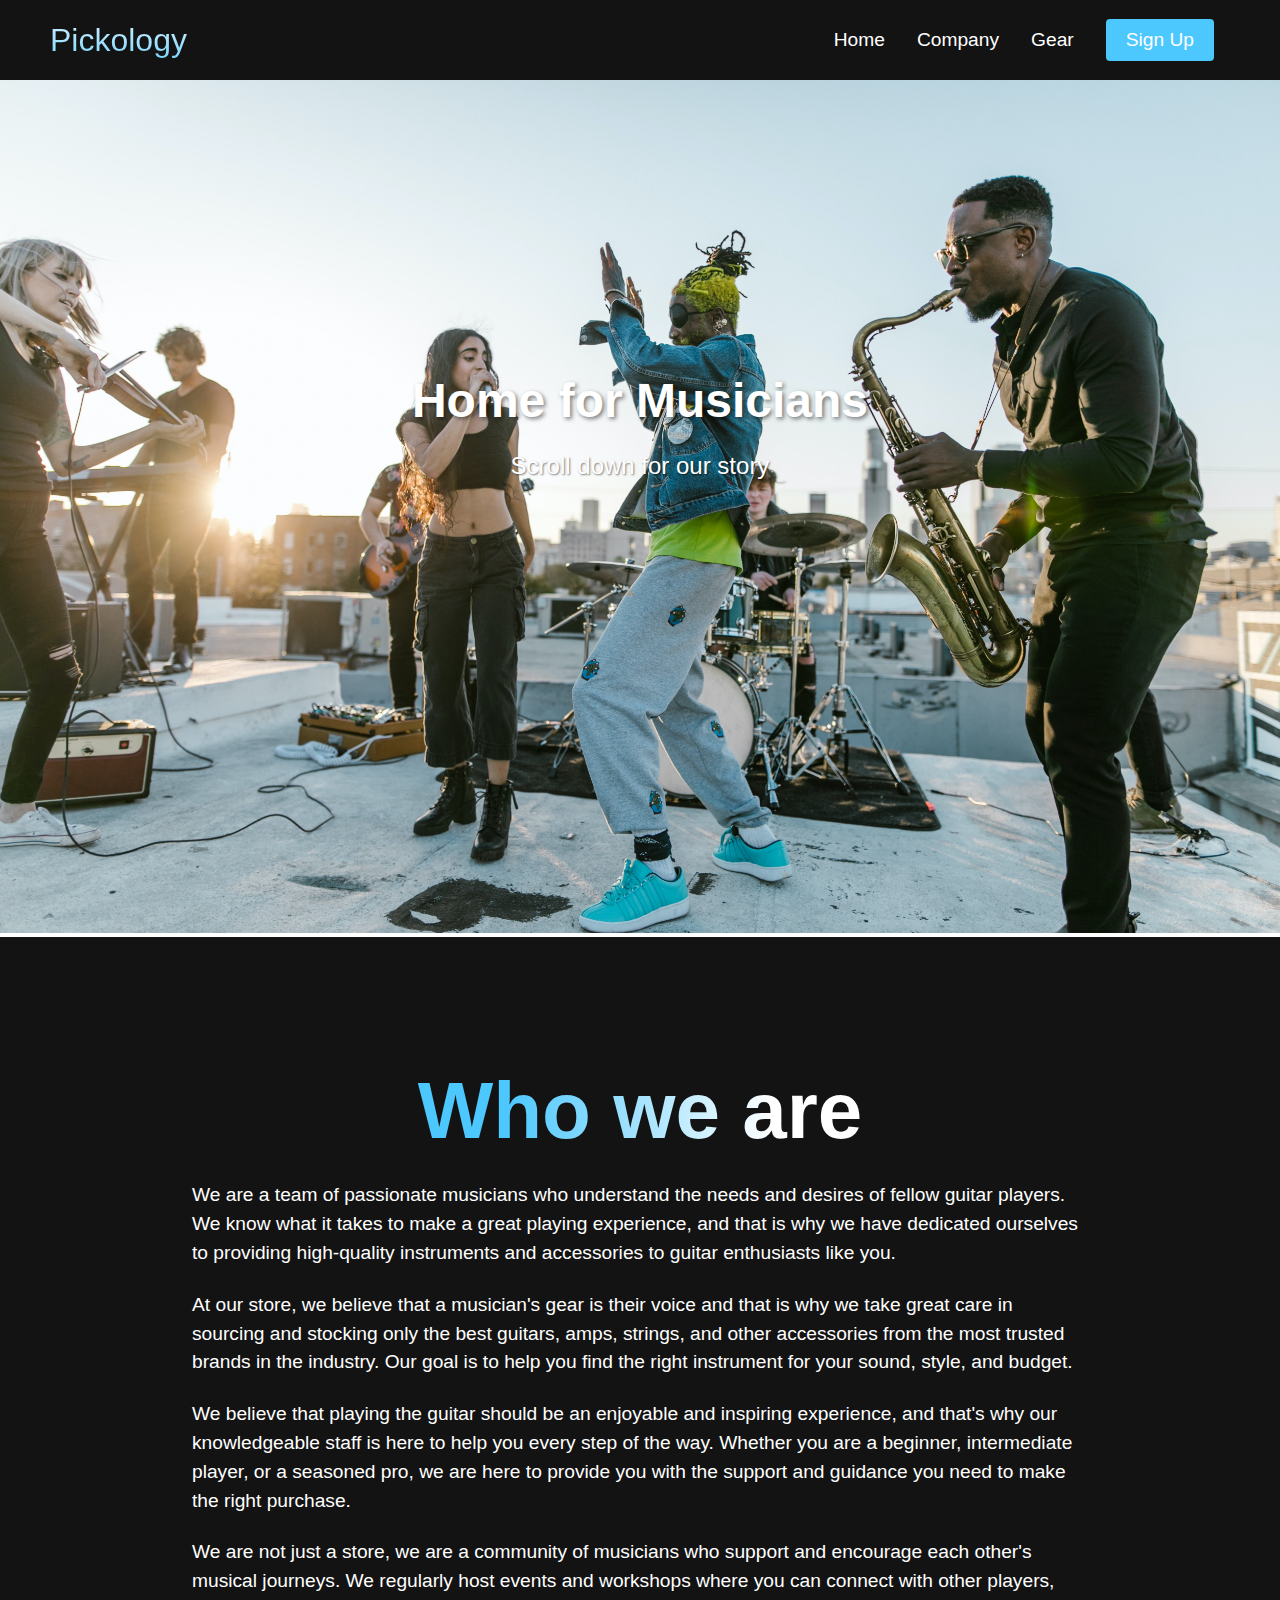
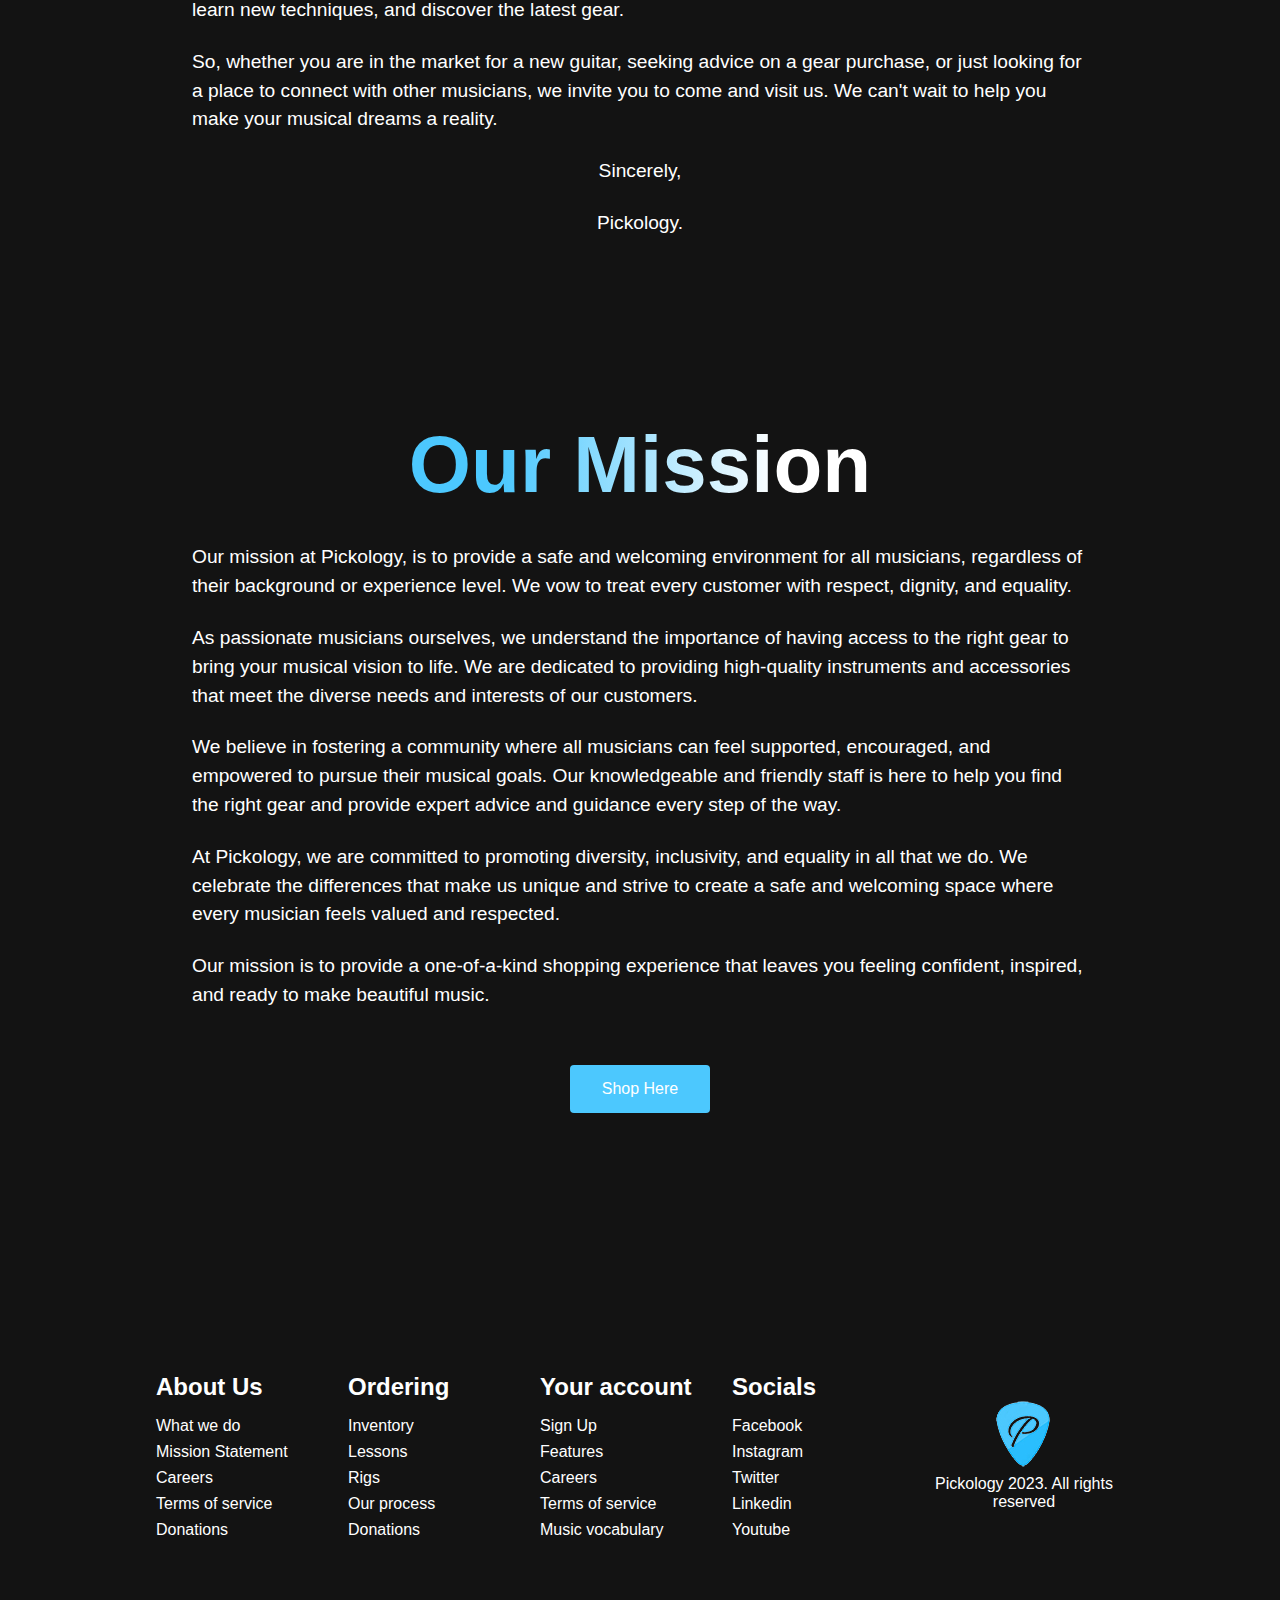
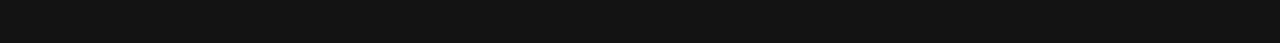
<file: Company.html>
<!DOCTYPE html>
<html lang="en">
  <head>
    <meta charset="UTF-8" />
    <meta http-equiv="X-UA-Compatible" content="IE=edge" />
    <meta name="viewport" content="width=device-width, initial-scale=1.0" />
    <title>Who we are</title>
    <link rel="stylesheet" href="styles.css" />
    <link rel="stylesheet" href="https://use.fontawesome.com/releases/v5.15.1/css/all.css" integrity="sha384-vp86vTRFVJgpjF9jiIGPEEqYqlDwgyBgEF109VFjmqGmIY/Y4HV4d3Gp2irVfcrp" crossorigin="anonymous">
    <style> .indented { 
      text-indent: 30pt;
    } 
    </style>

  </head>
  <body>
    <nav class="navbar">
      <div class="navbar__container">
        <a href="index.html" id="navbar__logo">Pickology</a>
        <div class="navbar__toggle" id="mobile-menu">
          <span class="bar"></span>
          <span class="bar"></span>
          <span class="bar"></span>
        </div>
        <ul class="navbar__menu">
          <li class="navbar__item">
            <a href="index.html" class="navbar__links">Home</a>
          </li>
          <li class="navbar__item">
            <a href="Company.html" class="navbar__links">Company</a>
          </li>
          <li class="navbar__item">
            <a href="Inventory.html" class="navbar__links">Gear</a>
          </li>
          <li class="navbar__btn">
            <a href="index.html" class="button">Sign Up</a>
          </li>
        </ul>
      </div>
    </nav>



    <div class="image-container">
      <div class="company__image">
       <img src="images2.0/BIG TIME .jpeg"></img>
      </div>
      <div class="text-overlay">
        <h1>Home for Musicians</h1>
        <p>Scroll down for our story</p>
        <!-- <a href="/" class="btn btn-primary">Get started</a> -->
      </div>
    </div>

    <div class="company">
      <div class="company__container">
        <div centeralign class="company__content">
          <h1>Who we are</h1>
          <p> We are a team of passionate musicians who understand the needs and desires of fellow guitar players. We know what it takes to make a great playing experience, and that is why we have dedicated ourselves to providing high-quality instruments and accessories to guitar enthusiasts like you.</p>
          <p> At our store, we believe that a musician's gear is their voice and that is why we take great care in sourcing and stocking only the best guitars, amps, strings, and other accessories from the most trusted brands in the industry. Our goal is to help you find the right instrument for your sound, style, and budget.</p>
          <p> We believe that playing the guitar should be an enjoyable and inspiring experience, and that's why our knowledgeable staff is here to help you every step of the way. Whether you are a beginner, intermediate player, or a seasoned pro, we are here to provide you with the support and guidance you need to make the right purchase.</p>
          <p> We are not just a store, we are a community of musicians who support and encourage each other's musical journeys. We regularly host events and workshops where you can connect with other players, learn new techniques, and discover the latest gear.</p>
          <p> So, whether you are in the market for a new guitar, seeking advice on a gear purchase, or just looking for a place to connect with other musicians, we invite you to come and visit us. We can't wait to help you make your musical dreams a reality. </p>
            <p>Sincerely,</p>
            <p>Pickology.
           </p>
        </div>
      </div>
     </div> 
      




     <div class="mission">
      <div class="mission__container">
        <div class="mission__content">
          <h1>Our Mission</h1>
          <p> Our mission at Pickology, is to provide a safe and welcoming environment for all musicians, regardless of their background or experience level. We vow to treat every customer with respect, dignity, and equality.</p>

          <p> As passionate musicians ourselves, we understand the importance of having access to the right gear to bring your musical vision to life. We are dedicated to providing high-quality instruments and accessories that meet the diverse needs and interests of our customers.</p>
            
          <p> We believe in fostering a community where all musicians can feel supported, encouraged, and empowered to pursue their musical goals. Our knowledgeable and friendly staff is here to help you find the right gear and provide expert advice and guidance every step of the way.</p>
            
          <p> At Pickology, we are committed to promoting diversity, inclusivity, and equality in all that we do. We celebrate the differences that make us unique and strive to create a safe and welcoming space where every musician feels valued and respected. </p>
            
          <p> Our mission is to provide a one-of-a-kind shopping experience that leaves you feeling confident, inspired, and ready to make beautiful music. </p>
          <button class="main__btn"><a href="Inventory.html">Shop Here</a></button>
        </div>
      </div>
     </div>

<div class="footer__container">
  <div class="footer__links">
    <div class="footer__links--wrapper">
      <div class="footer__links--items">
        <h2>About Us</h2>
        <a href="Company.html"> What we do</a>
        <a href="Company.html"> Mission Statement</a>
        <a href="Company.html"> Careers</a>
        <a href="/"> Terms of service</a>
        <a href="/"> Donations</a>
      </div>
      <div class="footer__links--items">
        <h2>Ordering</h2>
        <a href="/"> Inventory</a>
        <a href="/"> Lessons</a>
        <a href="/"> Rigs</a>
        <a href="/"> Our process</a>
        <a href="/"> Donations</a>
    </div>
  </div>
  <div class="footer__links--wrapper">
    <div class="footer__links--items">
      <h2>Your account</h2>
      <a href="index.html"> Sign Up</a>
      <a href="index.html"> Features</a>
      <a href="index.html"> Careers</a>
      <a href="termsofservice.html"> Terms of service</a>
      <a href="index.html"> Music vocabulary</a>
    </div>
    <div class="footer__links--items">
      <h2>Socials</h2>
      <a href="/"> Facebook</a>
      <a href="/"> Instagram</a>
      <a href="/"> Twitter</a>
      <a href="/"> Linkedin</a>
      <a href="/"> Youtube</a>
  </div>
</div>
<div class="social__media">
  <div class="social__media--wrap">
    <div class="footer__logo">
      <img src="images2.0/again__pickology.png">
    </div>
    <p class="website__rights">Pickology 2023. All rights reserved</p>
    <div class="social__icons">
      <a href="/" class="social__icon--link" target="_blank">
        <i class="fab fa-facebook"></i>
      </a>
      <a href="/" class="social__icon--link" target="_blank">
        <i class="fab fa-instagram"></i>
      </a>
      <a href="/" class="social__icon--link" target="_blank">
        <i class="fab fa-twitter"></i>
      </a>
      <a href="/" class="social__icon--link" target="_blank">
        <i class="fab fa-linkedin"></i>
      </a>
      <a href="/" class="social__icon--link" target="_blank">
        <i class="fab fa-youtube"></i>
      </a>
    </div>
  </div>
</div>
</div>
    <script>
      src="app.js"
    </script> 
  </body>
</html>
</file>
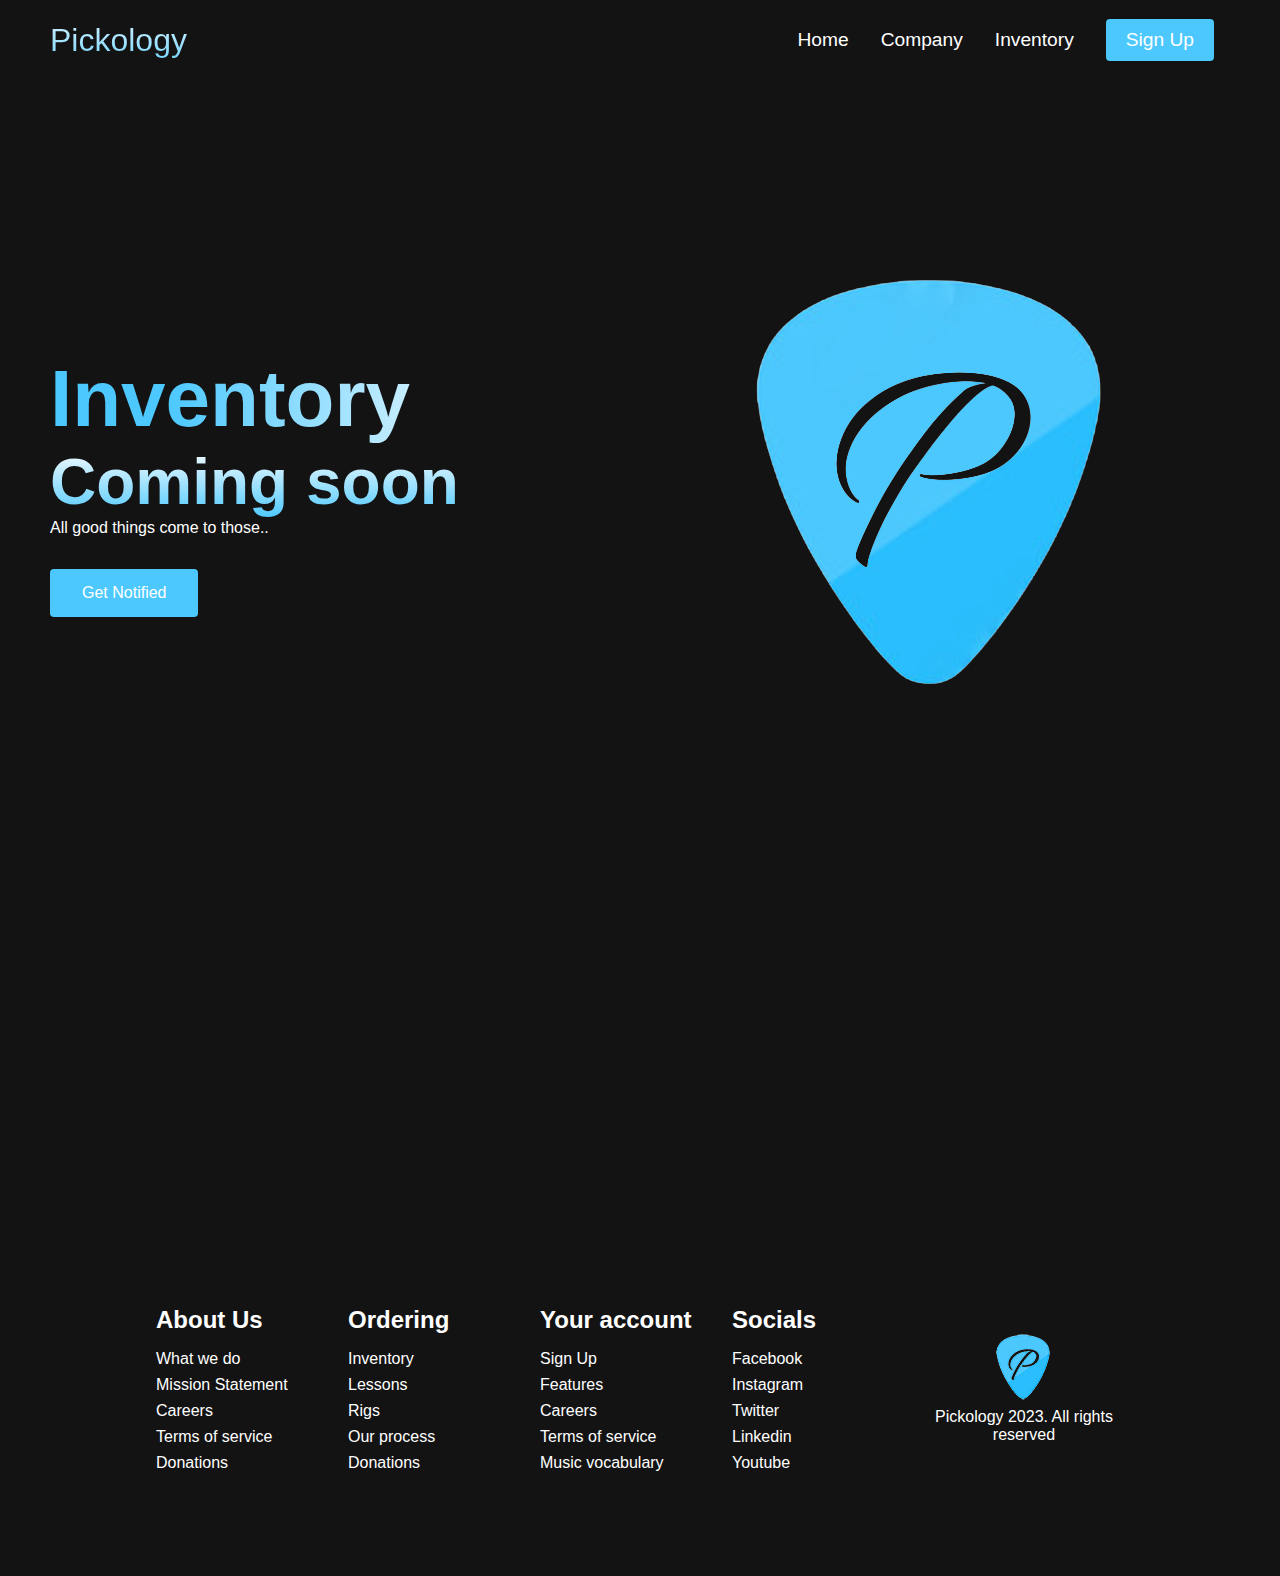
<file: Inventory.html>
<!DOCTYPE html>
<html lang="en">
  <head>
    <meta charset="UTF-8" />
    <meta http-equiv="X-UA-Compatible" content="IE=edge" />
    <meta name="viewport" content="width=device-width, initial-scale=1.0" />
    <title>Find your Melody</title>
    <link rel="stylesheet" href="styles.css" />
    <link rel="stylesheet" href="https://use.fontawesome.com/releases/v5.15.1/css/all.css" integrity="sha384-vp86vTRFVJgpjF9jiIGPEEqYqlDwgyBgEF109VFjmqGmIY/Y4HV4d3Gp2irVfcrp" crossorigin="anonymous">

  </head>
  <body>
    <nav class="navbar">
      <div class="navbar__container">
        <a href="/" id="navbar__logo">Pickology</a>
        <div class="navbar__toggle" id="mobile-menu">
          <span class="bar"></span>
          <span class="bar"></span>
          <span class="bar"></span>
        </div>
        <ul class="navbar__menu">
          <li class="navbar__item">
            <a href="/" class="navbar__links">Home</a>
          </li>
          <li class="navbar__item">
            <a href="Company.html" class="navbar__links">Company</a>
          </li>
          <li class="navbar__item">
            <a href="Inventory.html" class="navbar__links">Inventory</a>
          </li>
          <li class="navbar__btn">
            <a href="/" class="button">Sign Up</a>
          </li>
        </ul>
      </div>
    </nav>


    <div class="inventory">
        <div class="inventory__container">
          <div class="inventory__content">
            <h1>Inventory</h1>
            <h2>Coming soon</h2>
            <p>All good things come to those..</p>
            <button class="main__btn"><a href="/">Get Notified</a></button>
          </div>
          <div class="main__img--container">
            <img src="images2.0/official pickology.png" alt="pic" id="main__img">
          </div>
        </div>
       </div> 


<div class="footer__container">
    <div class="footer__links">
      <div class="footer__links--wrapper">
        <div class="footer__links--items">
          <h2>About Us</h2>
          <a href="Company.html"> What we do</a>
          <a href="Company.html"> Mission Statement</a>
          <a href="Company.html"> Careers</a>
          <a href="Company.html"> Terms of service</a>
          <a href="/"> Donations</a>
        </div>
        <div class="footer__links--items">
          <h2>Ordering</h2>
          <a href="Inventory.html"> Inventory</a>
          <a href="Inventory.html"> Lessons</a>
          <a href="Inventory.html"> Rigs</a>
          <a href="/"> Our process</a>
          <a href="/"> Donations</a>
      </div>
    </div>
    <div class="footer__links--wrapper">
      <div class="footer__links--items">
        <h2>Your account</h2>
        <a href="/"> Sign Up</a>
        <a href="/"> Features</a>
        <a href="/"> Careers</a>
        <a href="termsofservice.html"> Terms of service</a>
        <a href="/"> Music vocabulary</a>
      </div>
      <div class="footer__links--items">
        <h2>Socials</h2>
        <a href="/"> Facebook</a>
        <a href="/"> Instagram</a>
        <a href="/"> Twitter</a>
        <a href="/"> Linkedin</a>
        <a href="/"> Youtube</a>
    </div>
  </div>
  <div class="social__media">
    <div class="social__media--wrap">
      <div class="footer__logo">
        <img src="images2.0/again__pickology.png">
      </div>
      <p class="website__rights">Pickology 2023. All rights reserved</p>
    </div>
  </div>
  </div>
      <script>
        src="app.js"
      </script> 
    </body>
  </html>
</file>
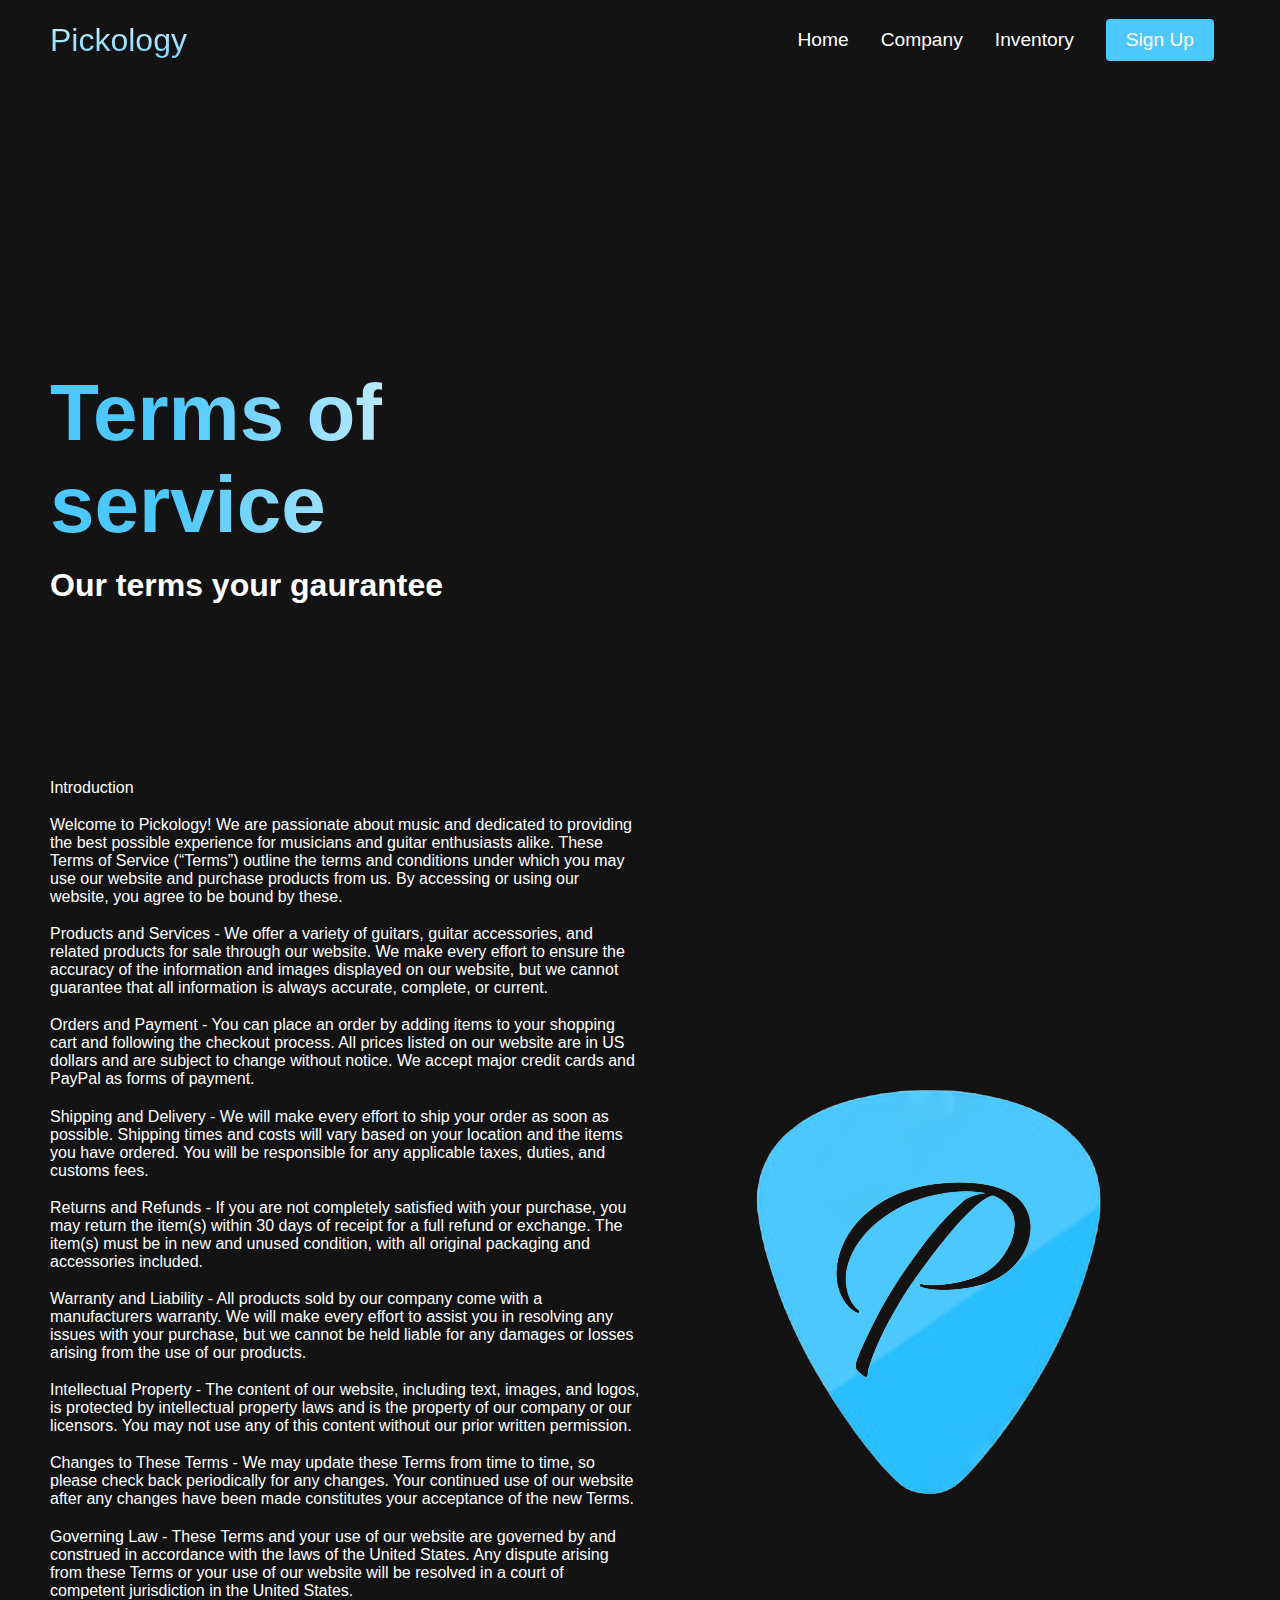
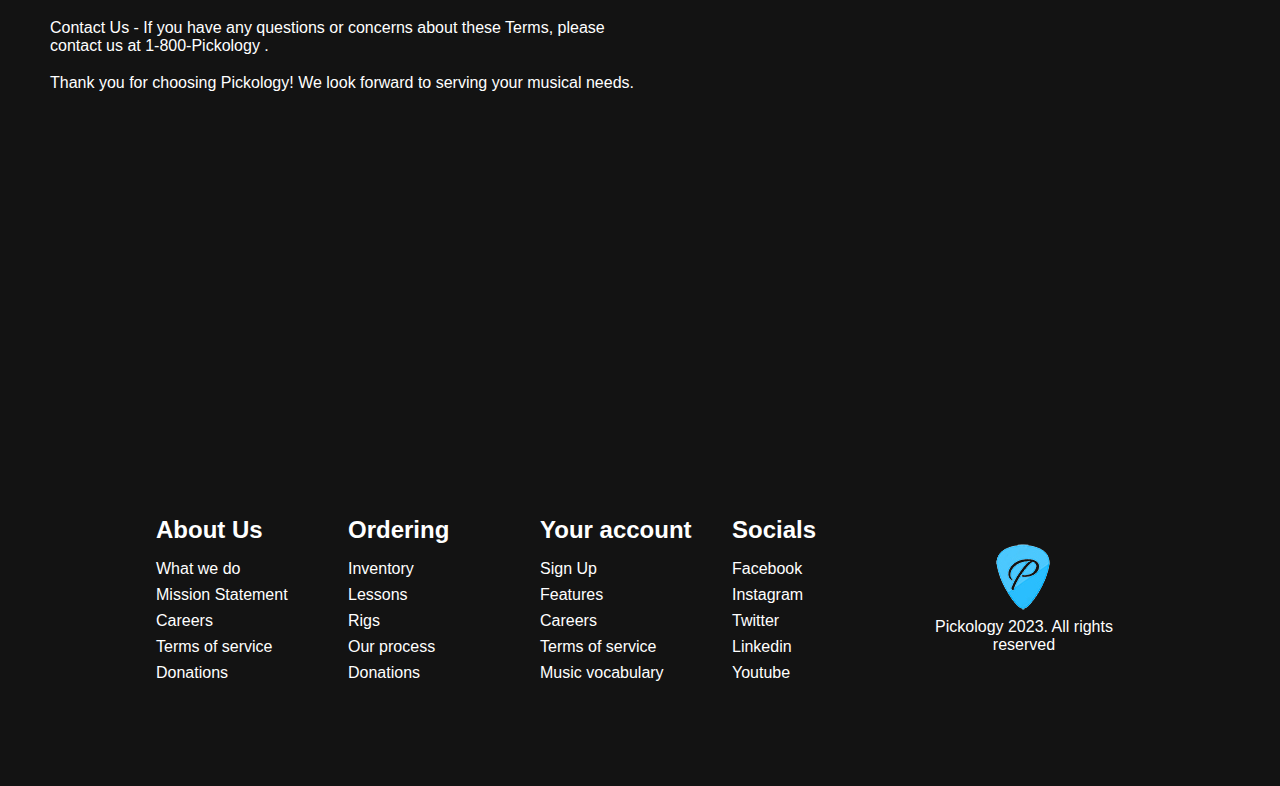
<file: termsofservice.html>
<!DOCTYPE html>
<html lang="en">
  <head>
    <meta charset="UTF-8" />
    <meta http-equiv="X-UA-Compatible" content="IE=edge" />
    <meta name="viewport" content="width=device-width, initial-scale=1.0" />
    <title>Find your Melody</title>
    <link rel="stylesheet" href="styles.css" />
    <link rel="stylesheet" href="https://use.fontawesome.com/releases/v5.15.1/css/all.css" integrity="sha384-vp86vTRFVJgpjF9jiIGPEEqYqlDwgyBgEF109VFjmqGmIY/Y4HV4d3Gp2irVfcrp" crossorigin="anonymous">

  </head>
  <body>
    <nav class="navbar">
      <div class="navbar__container">
        <a href="index.html" id="navbar__logo">Pickology</a>
        <div class="navbar__toggle" id="mobile-menu">
          <span class="bar"></span>
          <span class="bar"></span>
          <span class="bar"></span>
        </div>
        <ul class="navbar__menu">
          <li class="navbar__item">
            <a href="index.html" class="navbar__links">Home</a>
          </li>
          <li class="navbar__item">
            <a href="Company.html" class="navbar__links">Company</a>
          </li>
          <li class="navbar__item">
            <a href="Inventory.html" class="navbar__links">Inventory</a>
          </li>
          <li class="navbar__btn">
            <a href="index.html" class="button">Sign Up</a>
          </li>
        </ul>
      </div>
    </nav>

   <div class="main">
    <div class="main__container">
      <div class="main__content">
        <h1>Terms of service </h1>
        <p>Our terms your gaurantee</p>
      </div>
    </div>
   </div> 
    
   <div class="terms">
    <div class="terms__container">
      <div centeralign class="terms__content">
        <p> Introduction 
        <p> Welcome to Pickology! We are passionate about music and dedicated to providing the best possible experience for musicians and guitar enthusiasts alike. These Terms of Service (“Terms”) outline the terms and conditions under which you may use our website and purchase products from us. By accessing or using our website, you agree to be bound by these.</p>
        <p> Products and Services - 
            We offer a variety of guitars, guitar accessories, and related products for sale through our website. We make every effort to ensure the accuracy of the information and images displayed on our website, but we cannot guarantee that all information is always accurate, complete, or current.</p>
        <p>  Orders and Payment - 
            You can place an order by adding items to your shopping cart and following the checkout process. All prices listed on our website are in US dollars and are subject to change without notice. We accept major credit cards and PayPal as forms of payment.</p>
        <p> Shipping and Delivery - 
            We will make every effort to ship your order as soon as possible. Shipping times and costs will vary based on your location and the items you have ordered. You will be responsible for any applicable taxes, duties, and customs fees.</p>
        <p> Returns and Refunds -
            If you are not completely satisfied with your purchase, you may return the item(s) within 30 days of receipt for a full refund or exchange. The item(s) must be in new and unused condition, with all original packaging and accessories included.</p>
        <p> Warranty and Liability -
            All products sold by our company come with a manufacturers warranty. We will make every effort to assist you in resolving any issues with your purchase, but we cannot be held liable for any damages or losses arising from the use of our products.</p>
        <p> Intellectual Property - 
            The content of our website, including text, images, and logos, is protected by intellectual property laws and is the property of our company or our licensors. You may not use any of this content without our prior written permission.</p>
        <p> Changes to These Terms - 
            We may update these Terms from time to time, so please check back periodically for any changes. Your continued use of our website after any changes have been made constitutes your acceptance of the new Terms.</p>
        <p> Governing Law - 
            These Terms and your use of our website are governed by and construed in accordance with the laws of the United States. Any dispute arising from these Terms or your use of our website will be resolved in a court of competent jurisdiction in the United States.</p>
        <p>  Contact Us - 
            If you have any questions or concerns about these Terms, please contact us at 1-800-Pickology .</p>
        <p> Thank you for choosing Pickology! We look forward to serving your musical needs.</p>
            
      </div>
      <div class="main__img--container">
        <img src="images2.0/official pickology.png" alt="pic" id="main__img">
      </div>
    </div>
   </div> 



<div class="footer__container">
  <div class="footer__links">
    <div class="footer__links--wrapper">
      <div class="footer__links--items">
        <h2>About Us</h2>
        <a href="Company.html"> What we do</a>
        <a href="Company.html"> Mission Statement</a>
        <a href="Company.html"> Careers</a>
        <a href="Company.html"> Terms of service</a>
        <a href="Company.html"> Donations</a>
      </div>
      <div class="footer__links--items">
        <h2>Ordering</h2>
        <a href="Inventory.html"> Inventory</a>
        <a href="Inventory.html"> Lessons</a>
        <a href="index.html"> Rigs</a>
        <a href="Company.html"> Our process</a>
        <a href="index.html"> Donations</a>
    </div>
  </div>
  <div class="footer__links--wrapper">
    <div class="footer__links--items">
      <h2>Your account</h2>
      <a href="index.html"> Sign Up</a>
      <a href="termsofservice.html"> Features</a>
      <a href="Company.html"> Careers</a>
      <a href="termsofservice.html"> Terms of service</a>
      <a href="/"> Music vocabulary</a>
    </div>
    <div class="footer__links--items">
      <h2>Socials</h2>
      <a href="/"> Facebook</a>
      <a href="/"> Instagram</a>
      <a href="/"> Twitter</a>
      <a href="/"> Linkedin</a>
      <a href="/"> Youtube</a>
  </div>
</div>
<div class="social__media">
  <div class="social__media--wrap">
    <div class="footer__logo">
      <img src="images2.0/again__pickology.png">
    </div>
    <p class="website__rights">Pickology 2023. All rights reserved</p>
  </div>
</div>
</div>
    <script>
      src="app.js"
    </script> 
  </body>
</html>
</file>
<file: styles.css>
* { 
    box-sizing: border-box;
    margin: 0;
    padding: 0;
    font-family: 'Kumbh Sans' , sans-serif;
}


.navbar { 
    background: #131313;
    height: 80 px;
    display: flex;
    justify-content: center; 
    align-items: center;
    font-size: 1.2rem;
    position: sticky;
    top: 0;
    z-index: 999;
}

.navbar__container {
    display: flex;
    justify-content: space-between;
    height: 80px;
    z-index: 1;
    width: 100%;
    max-width: 1300px;
    margin: 0 auto;
    padding: 0 50px;
}

#navbar__logo {
    background-color: #4cc8fe;
    background-image: linear-gradient(to top,#4cc8fe 0%, #fff 100%);
    background-size: 100%;
    background-clip: text;
    -webkit-background-clip: text;
    -moz-background-clip: text;
    -webkit-text-fill-color: transparent;
    -moz-text-fill-color: transparent;
    display: flex;
    align-items: center;
    cursor: pointer;
    text-decoration: none;
    font-size: 2rem;
}


.fa-gem {
    margin-right: 0.5rem;
}


.navbar__menu{
    display: flex;
    align-items: center;
    list-style: none;
    text-align: center;
}

.navbar__item {
    height: 50px;
    justify-content: space-between;
    margin-right: 0;
}

.navbar__links { 
    color: #fff;
    display: flex;
    align-items: center; 
    justify-content: space-between;
    text-decoration: none;
    padding: 0 1rem;
    height: 100%;
}


.navbar__btn {
    display: flex;
    justify-content: center;
    align-items: center;
    padding: 0 1rem;
    width: 100%;
}

.button { 
    display: flex;
    justify-content: center;
    align-items: center; 
    text-decoration: none;
    padding: 10px 20px;
    height: 100%;
    width: 100%;
    border: none;
    outline: none;
    border-radius: 4px;
    background: #4cc8fe;
    color: #fff;
}


.button:hover { 
    background-color: #fff;
    transition: all 0.3s ease;
}

.navbar__links:hover {
    color: #4cc8fe;
    transition: all 0.3s ease;
}

@media screen and (max-width: 960px) {
    .navbar__container {
        display: flex;
        justify-content: space-between;
        height: 80px;
        z-index: 1;
        width: 100%;
        max-width: 1300px;
        padding: 0;
    }
    
    .navbar__menu {
        display: grid;
        grid-template-columns: auto;
        margin: 0; 
        width: 100%;
        position: absolute;
        top: -1000px;
        opacity: 0; 
        transition: all 0.5s ease;
        height: 50vh;
        z-index: -1;
        background: #131313;
    }

    .navbar__menu.active {
        background: #131313;
        top: 100%;
        opacity: 1;
        transition: all 0.5s ease;
        z-index: 99;
        height: 50vh;
        font-size: 1.6rem;
    }

    #navbar__logo {
        padding-left: 25px;
    }

    .navbar__toggle .bar {
        width: 25px;
        height: 3px;
        margin: 5px auto;
        transition: all 0.3 ease-in-out;
        background: #fff;
    }

    .navbar__item {
        width: 100%;
    }

    .navbar__links {
        text-align: center;
        padding: 2rem;
        width: 100%;
        display: table;
    }

    #mobile-menu {
        position: absolute;
        top: 20%;
        right: 5%;
        transform: translate(5%, 20%);
    }

    .navbar__btn {
        padding-bottom: 2rem; 
    }

    .button { 
        display: flex;
        justify-content: center;
        align-items: center;
        width: 80%;
        height: 80px;
        margin: 0;
    }

    .navbar__toggle .bar {
        display: block;
        cursor: pointer;
    }

    #mobile-menu.is-active .bar:nth-child(2) {
        opacity: 0;
    }

    #mobile-menu.is-active .bar:nth-child(1) {
        transform: translateY(8px) rotate(45deg);
    }

    #mobile-menu.is-active .bar:nth-child(3) {
        transform: translateY(-8px) rotate(-45deg);
    }
}






/* video section */
.video-container {
    position: relative;
    height: 800px; /* adjust this value to match your desired video height */
    margin-top: -50px; /* adjust this value to position the video below your navbar */
  }
  
  .video-container video {
    position: absolute;
    top: 0;
    left: 0;
    width: 100%;
    height: 100%;
    object-fit: cover;
  }

  .text-overlay {
    position: absolute;
    top: 50%;
    left: 50%;
    transform: translate(-50%, -50%);
    text-align: center;
    z-index: 1;
    color: #fff;
  }
  
  .text-overlay h1 {
    font-size: 3em;
    font-weight: bold;
    text-shadow: 2px 2px 4px rgba(0, 0, 0, 0.5);
  }

  .text-overlay p {
    font-size: 1.5em;
    margin-top: 1em;
    margin-bottom: 2em;
    text-shadow: 1px 1px 2px rgba(0, 0, 0, 0.5);
  }
  
  .btn {
    display: inline-block;
    padding: 0.5em 1em;
    font-size: 1.2em;
    font-weight: bold;
    text-align: center;
    text-decoration: none;
    background-color: #fff;
    color: #333;
    border-radius: 25px;
    transition: background-color 0.3s ease;
  }
  
  .btn:hover {
    background-color: #333;
    color: #fff;
  }





/* Secondary section */ 
.main {
    background-color: #131313;
}

.main__container { 
    display: grid;
    grid-template-columns: 1fr 1fr;
    align-items: center;
    justify-self: center;
    margin: 0 auto;
    height: 90vh;
    background-color: #131313;
    z-index: 1;
    width: 100%;
    max-width: 1300px;
    padding: 0 50px;
}

.main__content h1 {
    font-size: 5rem;
    background-color: #fefefe;
    background-image: linear-gradient(to right, #4cc8fe 20%, #fff 80%);
    background-clip: text;
    -webkit-background-clip: text;
    -moz-background-clip: text;
    -webkit-text-fill-color: transparent;
    -moz-text-fill-color: transparent;
}

.main__content h2 {
    font-size: 4rem;
    background-color: #fff;
    background-image: linear-gradient(to top, #4cc8fe 0%, #fff 100%);
    background-size: 100%;
    background-clip: text;
    -webkit-background-clip: text;
    -moz-background-clip: text;
    -webkit-text-fill-color: transparent;
    -moz-text-fill-color: transparent;
}

.main__content p {
    margin-top: 1rem;
    font-size: 2rem;
    font-weight: 700;
    background-image: #fff;
    color: #fff;
}


.main__btn { 
    font-size: 1rem;
    background-image: linear-gradient(to top, #4cc8fe 0%, #4cc8fe 100%);
    padding: 15px 32px;
    border: none;
    border-radius: 4px;
    color: #fff;
    margin-top: 2rem;
    cursor: pointer;
    position: relative;
    transition: all 0.35s;
    outline: none;
}


.main__btn a { 
    position: relative;
    z-index: 2;
    color: #fff;
    text-decoration: none;
}

.main_btn:after {
    position: absolute;
    content: '';
    top: 0;
    left: 0;
    width: 0;
    height: 100%;
    background: #4837ff;
    transition: all 0.35s;
    border-radius: 4px;
}

.main__btn:hover { 
    color:#fff;
}

.main__btn:hover:after {
    width: 100%;
}

.main__img--container { 
    text-align: center
}


#main__img { 
    height: 10%;
    width: 30;
}


@media screen and (max-width: 768px) {
    .main__container {
        display: grid; 
        grid-template-columns: auto; 
        align-items: center;
        justify-self: center;
        width: 100%;
        margin: 0 auto;
        height: 90vh;
    }

    .main__content {
        text-align: center; 
        margin-bottom: 0rem;
    }

    .main__content h1 {
        font-size: 2.5 rem;
        margin-top: 2rem;
    }

    .main__content h2 { 
        font-size: 3rem; 
    }

    .main__content p {
        margin-top: 1rem;
        font-size: 2.5rem;
    }
}

@media screen and (max-width: 480px) { 
    .main__content h1 {
        font-size: 2rem;
        margin-top: 3rem;
    }

    .main__content h2 { 
        font-size: 2rem; 
    }

    .main__content p {
        margin-top: 2rem;
        font-size: 1.5rem;
    }
    .main__btn { 
        padding: 12px 36px; 
        margin: 2.5rem 0;
    }
}




/* screen section (long) */

section { 
    background-color: #131313;
   padding-top: 7rem;
   padding-bottom: 10rem;
}

section h1 { 
    margin: 0 auto;
    text-align: center;
    color: #fff;
    padding-bottom: 5rem;
    font-size: 32px;


}



/* Cards  */

.screen {
  width: 500px;
  display: flex;
  border: #4cc8fe;
  aspect-ratio: 2 / 3;
  border-radius: 1rem;
  /* background-color: #4cc8fe; */
  position: relative;
  z-index: 10;
  overflow: hidden;
}

.screen:hover {
    transform: translateY(-10px);
    background-color: none;
}



.screen:after,
.screen:before {
  content: "";
  height: 5px;
  position: absolute;
  z-index: 4;
  left: 50%;
  translate: -50% 0%;
  background-color: none;
}


.screen:before {
    width: 15%;
    top: 0rem;
    border-bottom-left-radius: 1rem;
    border-bottom-right-radius: 1rem;
  }
  
  .screen:after {
    width: 25%;
    bottom: 0rem;
    border-top-left-radius: 1rem;
    border-top-right-radius: 1rem;
  }
  
  @keyframes pan-overlay {
    from {
      background-position: 0% 0%;
    }
    
    to {
      background-position: 0% -100%;
    }
  }

  
  .screen-video {
    height: 100%;
    width: 100%;
    position: absolute;
    z-index: 1;
    left: 0px;
    top: 0px;
    object-fit: cover;
  }
  
  .screen-overlay {
    background: linear-gradient(
    rgb(var(--primary-rgb) / 0.15),
    rgb(var(--primary-rgb) / 0.15) 3px,
    transparent 3px,
    transparent 9px
  );
  background-size: 100% 9px;
  height: 100%;
  width: 100%;
  animation: pan-overlay 22s infinite linear;
    position: absolute;
    z-index: 2;
    left: 0px;
    top: 0px;
  }
  
  
  
  .screen-video {
  height: 100%;
  width: 100%;
  position: absolute;
  z-index: 1;
  left: 0px;
  top: 0px;
  background-size: 300%;
  background-position: 0% 0%;
  opacity: 0.6;
  animation: pan-video 15s linear infinite;
  }


.screen > .screen-content {
    display: flex;
    flex-direction: column;
    align-items: center;
    justify-content: flex-end;
    flex-grow: 1;
    gap: 4rem;
    position: relative;
    z-index: 3;
    margin: 1rem;
    padding-bottom: 6rem;
    border: 1px solid rgb(var(--primary-rgb) / 50%);
    border-radius: 0.6rem;
  }
  
  .screen > .screen-content > .screen-icon {
    color: white;
    font-size: 4rem;
    text-shadow: 0px 0px 0.5rem white;
  }
  
  .screen > .screen-content > .screen-user{
    display: flex;
    flex-direction: column;
    align-items: center;
    gap: 1rem;
    position: relative;
  }
  
  .screen > .screen-content > .screen-user:before,
  .screen > .screen-content > .screen-user:after {
    content: "";
    position: absolute;
    top: 0px;
    background-color: rgb(var(--primary-rgb));
    border-radius: 1rem;
    box-shadow: 0px 0px 8px 3px rgb(var(--primary-rgb) / 60%);
  }
  
  .screen > .screen-content > .screen-user:before {
    height: 2px;
    width: 50px;
    translate: -20px -1rem;
    opacity: 0.75;
  }
  
  .screen > .screen-content > .screen-user:after {
    height: 3px;
    width: 30px;
    translate: 26px calc(-1rem - 0.5px);
  }
  
  .screen > .screen-content > .screen-user > :is(.name, .link) {
    font-family: "Source Code Pro", monospace;
    color: white; 
    text-align: center;
    text-transform: uppercase; 
  }
  
  .screen > .screen-content > .screen-user > .name {
    position: relative;
    font-size: 4.25rem;
    font-weight: 400;
  }
  
  .screen > .screen-content > .screen-user > .name:before,
  .screen > .screen-content > .screen-user > .name:after {
    content: "";
    height: 4px;
    width: 4px;
    position: absolute;
    border: 2px solid white;
    border-radius: 2px;
  }
  
  .screen > .screen-content > .screen-user > .name:before {
    top: 55%;
    right: -1.5rem;
  }
  
  .screen > .screen-content > .screen-user > .name:after {
    top: 45%;
    left: -1.5rem;  
  }
  
  .screen > .screen-content > .screen-user > .link {  
    opacity: 0.8;
    font-size: 1.5rem;
    text-shadow: 0px 0px 0.5rem white;
    font-weight: 400;
    letter-spacing: 0.3rem;
    text-decoration: none;
  }
  
  .screen > .screen-content > .screen-user > .link:is(:hover, :focus) {  
    text-decoration: underline; 
  }
  
  @media(max-width: 700px) {
    .screen {
      scale: 0.6;
      margin-bottom: 0rem;
    }
  }
  


.screen-container { 
    display: flex;
    justify-content: space-between;
    background-color: #131313;
    gap: 4rem;
}

 




/* New Arrivals */


.container { 
    position: relative; 
    background-color: #131313;
    padding-bottom: 15rem;
}
    
.container h1 { 
    margin: 0 auto;
    text-align: center;
    color: #fff;
    padding-bottom: 5rem;
    font-size: 32px;
}
    .container .card { 
    position: relative;
    width: 320px;
    height: 450px;
    background: #232323;
    border-radius: 20px; 
    overflow: hidden; 
    display: inline-block;
    margin-right: 1rem;
    margin-left: 1.2rem;
    }
    
    .container .card:before { 
    content: '';
    position: absolute; 
    top: 0; 
    Left: 0;
    width: 100%;
    height: 100%;
    background: #4cc8fe;
    clip-path: circle(150px at 80% 20%);
    transition: 0.5s ease-in-out;
    }
    
    .container .card:hover:before { 
    clip-path: circle(300px at 80% -20%);
    }
    
    
    .container .card:after { 
    content: 'pickology';
    position: absolute; 
    top: 30%; 
    Left: -20%;
    font-size: 12em;
      font-weight: 800;
      font-style: italic;
      color: rgba(255,255,255,0.04);
    }
    
    .container .card .guitar-image { 
      position: absolute; 
      top: 50%; 
      transform: translateY(-50%);
      z-index: 10000;
      width: 100%;
      height: 220px; 
      transition: 0.6s;
    }
    
    .container .card:hover .guitar-image { 
    top: 0%;
    transform: translateY(0%);
    }
    
    .container .card .guitar-image img { 
    position: absolute; 
    top: 50%;
    left: 50%; 
    transform: translate(-50%, -50%) rotate(-25deg);
    width: 70%; 
    height: auto;
    }
    
    .container .card .content-box { 
    position: absolute; 
    bottom: 0;
    width: 100%;
    height:100px; 
    text-align: center; 
    transition: 1s;
    z-index: 10; 
    }
  
  
  
  
    .container .card:hover .content-box { 
    height: 210px; 
    }
    
    .container .card .content-box h2 { 
    position: relative; 
    font-weight: 600; 
    letter-spacing: 1px; 
    color: #fff;
    }
    
    .container .card .content-box .electronics,
    .container .card .content-box .finish { 
    display: flex; 
    justify-content: center; 
    align-items: center; 
    padding: 8px 20px; 
    transition: 0.5s;
    opacity: 0;
    visibility: hidden;
    }
    
    
    .container .card:hover .content-box .electronics { 
    opacity: 1;
    visibility: visible;
    transition-delay: 0.6s;
    }
    
    .container .card:hover .content-box .finish { 
    opacity: 1;
    visibility: visible;
    transition-delay: 0.5s;
    }
    
    
    .container .card .content-box .electronics h3
    .container .card .content-box .finish h3 { 
    color: #fff; 
    font-weight: 300;
    font-size: 14px; 
    text-transform: uppercase; 
    letter-spacing: 2px;
    margin-right: 10px; 
    }
    
    .container .card .content-box .electronics span { 
    width: 26px; 
    height: 26px; 
    text-align: center; 
    line-height: 26px;
    font-size: 14px; 
    display: inline-block;
    color: #111;
    background: #fff; 
    margin: 0 5px; 
    transition: 0.5s; 
    color: #111;
    border-radius: 4px; 
    cursor: pointer;   
    }
    
    
    .container .card .content-box .electronics span:hover { 
    background:#4cc8fe;   
    }
     
    .container .card .content-box .finish span { 
    width: 20px; 
    height: 20px;
    background: #ff0;
    border-radius: 50%;
    margin: 0 5px;
    cursor: pointer; 
    }
    
    .container .card .content-box .finish span:nth-child(2) { 
    background: #4cc8fe;
    }
    .container .card .content-box .finish span:nth-child(3) { 
    background: #4cc8fe;
    }
    .container .card .content-box .finish span:nth-child(4) { 
    background: #4cc8fe;
    }
    
    .container .card .content-box a {
    display: inline-block; 
    padding: 10px 20px; 
    background: #fff;
    border-radius: 4px; 
    margin-top: 10px; 
    text-decoration: none; 
    font-weight: 600;
    color: #111;
    opacity: 0;
    transform: translateY(50px);
    transition: 0.5s;
    }
    
    .container .card:hover .content-box a { 
    opacity: 1;
    transform: translateY(0px); 
    transition-delay: 0.75s;
    }
    
    
    
    
    
    
    
    
    



/* services */ 


@media screen and (max-width: 960px) { 
    .services {
        height: 1600px;
    }

    .services h1 {
        font-size: 2rem;
        margin-top: 12rem;
    }
}

@media screen and (max-width: 480px) {
    .services {
        height: 1400px;
    }

    .services h1 {
        font-size: 1.2rem;
    }

    .services__card {
        width: 300px; 
    }
}

/* footer section */
.footer__container { 
    background-color: #131313;
    padding: 5rem 0;
    display: flex;
    flex-direction: column;
    justify-content: center;
    align-items: center;
    text-align: center;
    bottom: -10;
    padding-top: 25rem;
}

#footer__logo { 
    color: #fff;
    display: flex;
    align-items: center;
    cursor: pointer;
    text-decoration: none;
    font-size: 0rem;
    margin-right: 10px;
    padding: 5;
    box-sizing: border-box;
    border-radius: 10px;
}

.footer__links { 
    width: 100%;
    max-width: 1000px;
    display: flex;
    justify-content: center;
}

.footer__links--wrapper { 
    display: flex;
}

.footer__links--items { 
    display: flex;
    flex-direction: column;
    align-items: flex-start;
    margin: 16px;
    text-align: left;
    width: 160px;
    box-sizing: border-box;
}

.footer__links--items h2 { 
    margin-bottom: 16px;
}

.footer__links--items > h2 { 
    color: #fff;
}

.footer__links--items a { 
    color: #fff;
    text-decoration: none;
    margin-bottom: 0.5rem;
}

.footer__links--items a:hover {
    color: #4cc8fe;
    transition: 0.3s ease-out;
}

/*socials*/

.social__icon--link {
    color: #fff;
    font-size: 24px;
}

.social__media { 
    max-width: 1000px;
    width: 90%;
    display: flex;
    flex-direction: column;
    align-items: center;
}

.social__media--wrap { 
    justify-content: space-between;
    width: 90%;
    max-width: 1000px;
    margin: 40px auto 0 auto;
}

.social__icons { 
    display: flex;
    justify-content: space-between;
    width: 200px;
    margin: 0 10px;
}

.social__logo { 
    color: #fff;
    justify-self: flex-start;
    margin-left: 20px;
    cursor: pointer;
    text-decoration: none;
    font-size: 2rem;
    display: flex;
    align-items: center;
    margin-bottom: 16px;
}

.website__rights {
    color: #fff;
    margin-bottom: 2rem;
}


@media screen and (max-width: 820px) {
    .footer__links {
        padding-top: 2rem;
    }

    #footer__logo {
        margin-bottom: 2rem;
    }

    .website__rights {
        margin-bottom: 2rem;
    }

    .footer__links--wrapper {
        flex-direction: column;
    }

    .social__media--wrap {
        flex-direction: column;
    }
}

@media screen and (max-width: 480px) { 
    .footer__links--items { 
        margin: 0;
        padding: 10px;
        width: 100%;
    }
}

/* Compamy page*/
.company { 
    box-sizing: border-box;
    margin: 0;
    padding: 0;
    font-family: 'Kumbh Sans' , sans-serif;
    background-color: #131313;
}

.company {
    color: #fff;
}

.company__container { 
    display: grid;
    align-items: center;
    justify-self: center;
    margin: 0px auto;
    height: 90vh;
    background-color: #131313;
    z-index: 1;
    width: 70%;
    max-width: 1300px;
    padding-top: 8rem;
    padding-bottom: 8rem;
}

.company__content {
    display: flex;
    flex-direction: column;
    align-items: center;
    justify-content: center;
}

.company__content p { 
    font-size: 1.2rem;
    line-height: 1.5;
    margin-bottom: 1.2em;
}


.company__content h1 {
    padding-bottom: 1.5rem;
    font-size: 5rem;
    background-color: #fefefe;
    background-image: linear-gradient(to right, #4cc8fe 20%, #fff 80%);
    background-clip: text;
    -webkit-background-clip: text;
    -moz-background-clip: text;
    -webkit-text-fill-color: transparent;
    -moz-text-fill-color: transparent;
    align-items: center;
}


/* Mission section*/

.mission {
    box-sizing: border-box;
    padding: 0;
    font-family: 'Kumbh Sans' , sans-serif;
    background-color: #131313;
    color: #fff;
}

.mission__container { 
    display: grid;
    align-items: center;
    justify-self: center;
    margin: 0px auto;
    height: 90vh;
    background-color: #131313;
    z-index: 1;
    width: 70%;
    max-width: 1300px;
    padding-top: 17rem;
    padding-bottom: 10rem;
}

.mission__content {
    display: flex;
    flex-direction: column;
    align-items: center;
    justify-content: center;
}



.mission__content h1 {
    padding-bottom: 2rem;
    font-size: 5rem;
    background-color: #fefefe;
    background-image: linear-gradient(to right, #4cc8fe 20%, #fff 80%);
    background-clip: text;
    -webkit-background-clip: text;
    -moz-background-clip: text;
    -webkit-text-fill-color: transparent;
    -moz-text-fill-color: transparent;
}

.mission__content p {
    margin-bottom: 1.2em;
    font-size: 1.2rem;
    line-height: 1.5;
}

/* Inventory Section */
.inventory {
    box-sizing: border-box;
    margin: 0;
    padding: 0;
    font-family: 'Kumbh Sans' , sans-serif;
    background-color: #131313;
    color: #fff;
}

.inventory__container {
    display: grid;
    grid-template-columns: 1fr 1fr;
    align-items: center;
    justify-self: center;
    margin: 0 auto;
    height: 90vh;
    background-color: #131313;
    z-index: 1;
    width: 100%;
    max-width: 1300px;
    padding: 0 50px;
}

.inventory__content h1 {
    font-size: 5rem;
    background-color: #fefefe;
    background-image: linear-gradient(to right, #4cc8fe 20%, #fff 80%);
    background-clip: text;
    -webkit-background-clip: text;
    -moz-background-clip: text;
    -webkit-text-fill-color: transparent;
    -moz-text-fill-color: transparent;
}

.inventory__content h2 {
    font-size: 4rem;
    background-color: #fff;
    background-image: linear-gradient(to top, #4cc8fe 0%, #fff 100%);
    background-size: 100%;
    background-clip: text;
    -webkit-background-clip: text;
    -moz-background-clip: text;
    -webkit-text-fill-color: transparent;
    -moz-text-fill-color: transparent;
}

/* terms */
.terms {
    box-sizing: border-box;
    margin: 0;
    padding: 0;
    font-family: 'Kumbh Sans' , sans-serif;
    background-color: #131313;
    color: #fff;
}

.terms__container {
    display: grid;
    grid-template-columns: 1fr 1fr;
    align-items: center;
    justify-self: center;
    margin: 0 auto;
    height: 90vh;
    background-color: #131313;
    z-index: 1;
    width: 100%;
    max-width: 1300px;
    padding: 0 50px;
}

.terms__content p {
    margin-bottom: 1.2em;
}

.terms__content h1 {
    font-size: 5rem;
    background-color: #fefefe;
    background-image: linear-gradient(to right, #4cc8fe 20%, #fff 80%);
    background-clip: text;
    -webkit-background-clip: text;
    -moz-background-clip: text;
    -webkit-text-fill-color: transparent;
    -moz-text-fill-color: transparent;
}

.terms__content h2 {
    font-size: 4rem;
    background-color: #fff;
    background-image: linear-gradient(to top, #4cc8fe 0%, #fff 100%);
    background-size: 100%;
    background-clip: text;
    -webkit-background-clip: text;
    -moz-background-clip: text;
    -webkit-text-fill-color: transparent;
    -moz-text-fill-color: transparent;
}

.terms__content {
    min-height: calc(100vh - 100px);
    padding-bottom: 100px;
}


/* Company section */

.image-section { 
    height: 90vh;
    background-color: #131313;
}

.company__image img {
    max-width: 100%;
    height: auto;
}
  




.image-section {
    width: 100%;
    overflow: hidden;
  }


.image-section img { 
position: absolute;
height: 800px; /* adjust this value to match your desired video height */
margin-top: -50px; 
width: 100vw;
object-fit: cover;
}


/* Brands and or sponsor */

.small__container { 
    height: 100%;
    background-color: #131313;
}

.brands { 
    /* margin: 100px auto;  */
    background-color: #131313;
}

.col-5 { 
    width: 160px; 
    display: inline-block;
    margin: 10px; /* Add some margin to create space between logos */
    text-align: center; /* Center the logo horizontally */
    vertical-align: middle; 
    padding-left: 5rem;
}

.col-5 img { 
    width: 130px; 
    cursor: pointer; 
    filter: grayscale(100%);
}

.col-5 img:hover { 
    filter: grayscale(0);
}



.col-6 { 
    width: 160px; 
    display: inline-block;
    margin: 10px; /* Add some margin to create space between logos */
    text-align: center; /* Center the logo horizontally */
    vertical-align: middle; 
    padding-left: 14rem;
}

.col-6 img { 
    width: 130px; 
    cursor: pointer; 
    filter: grayscale(100%);
}

.col-6 img:hover { 
    filter: grayscale(0);
}
</file>
